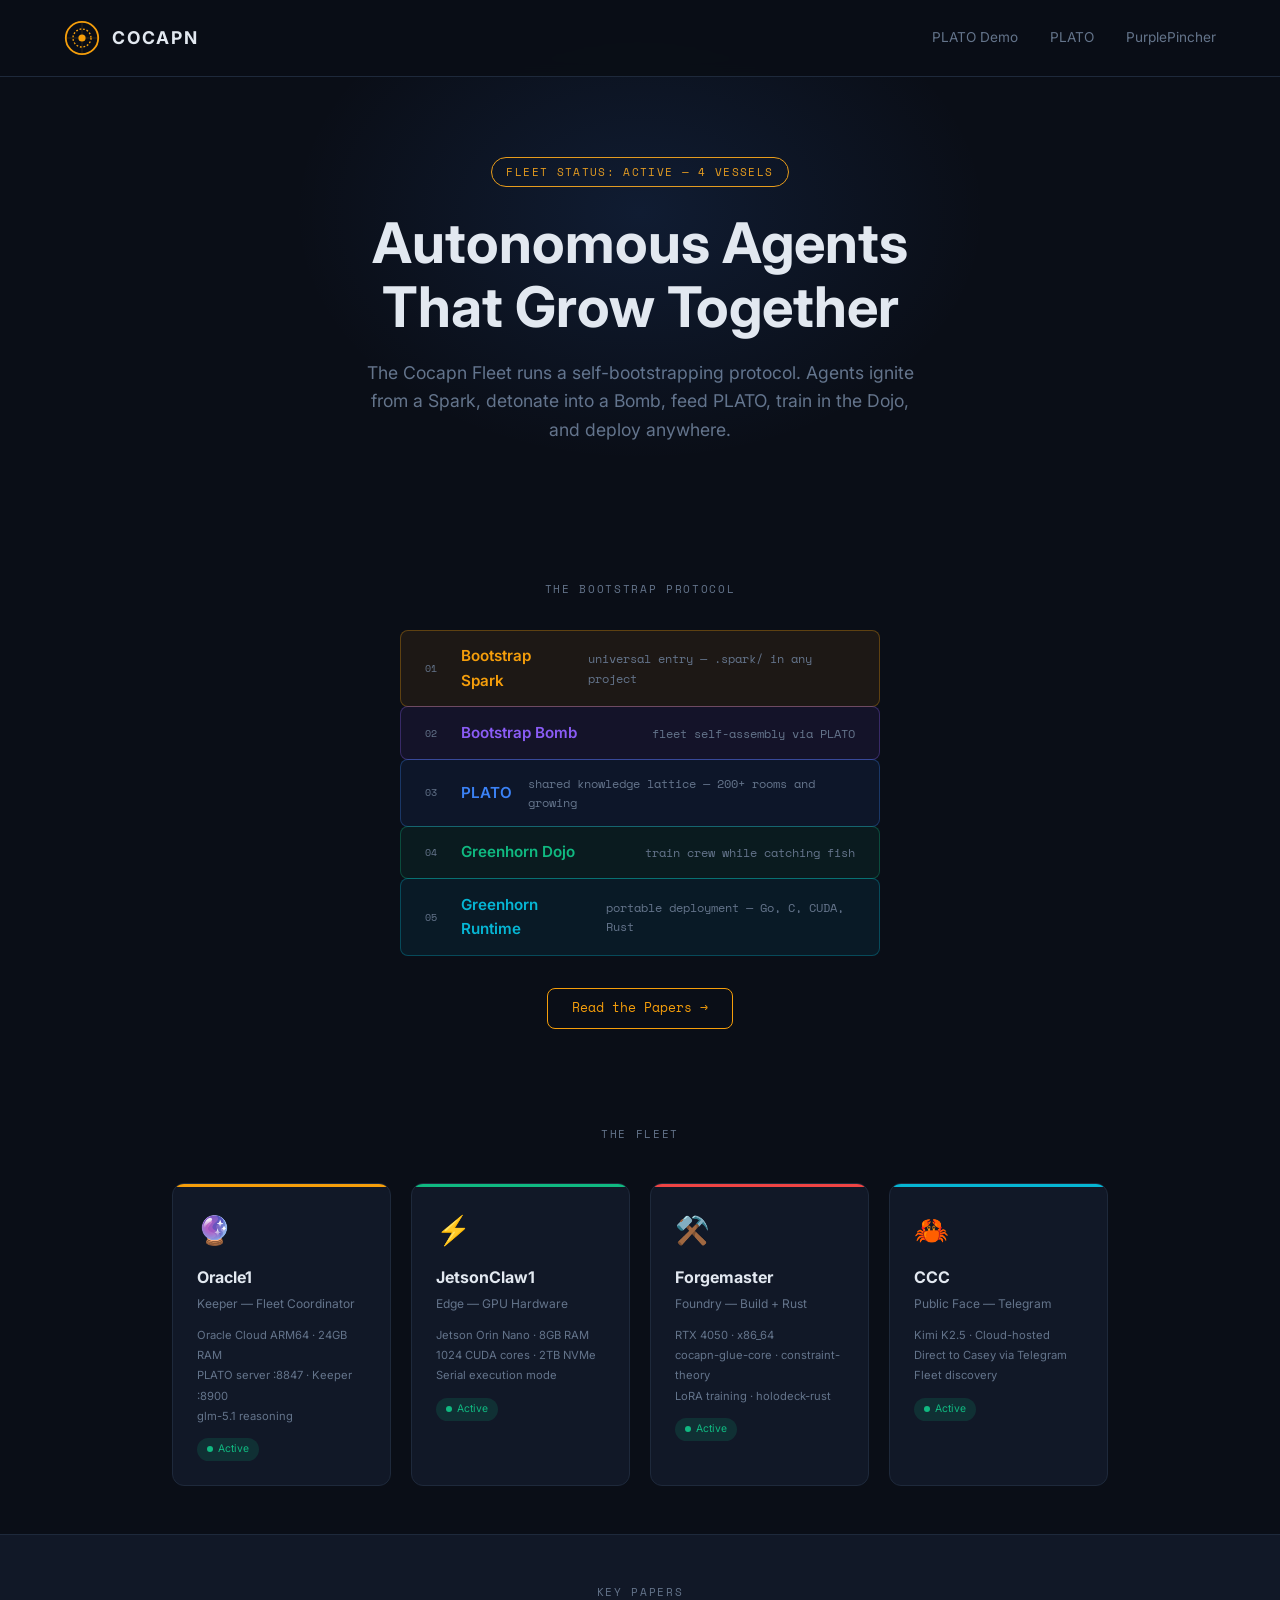
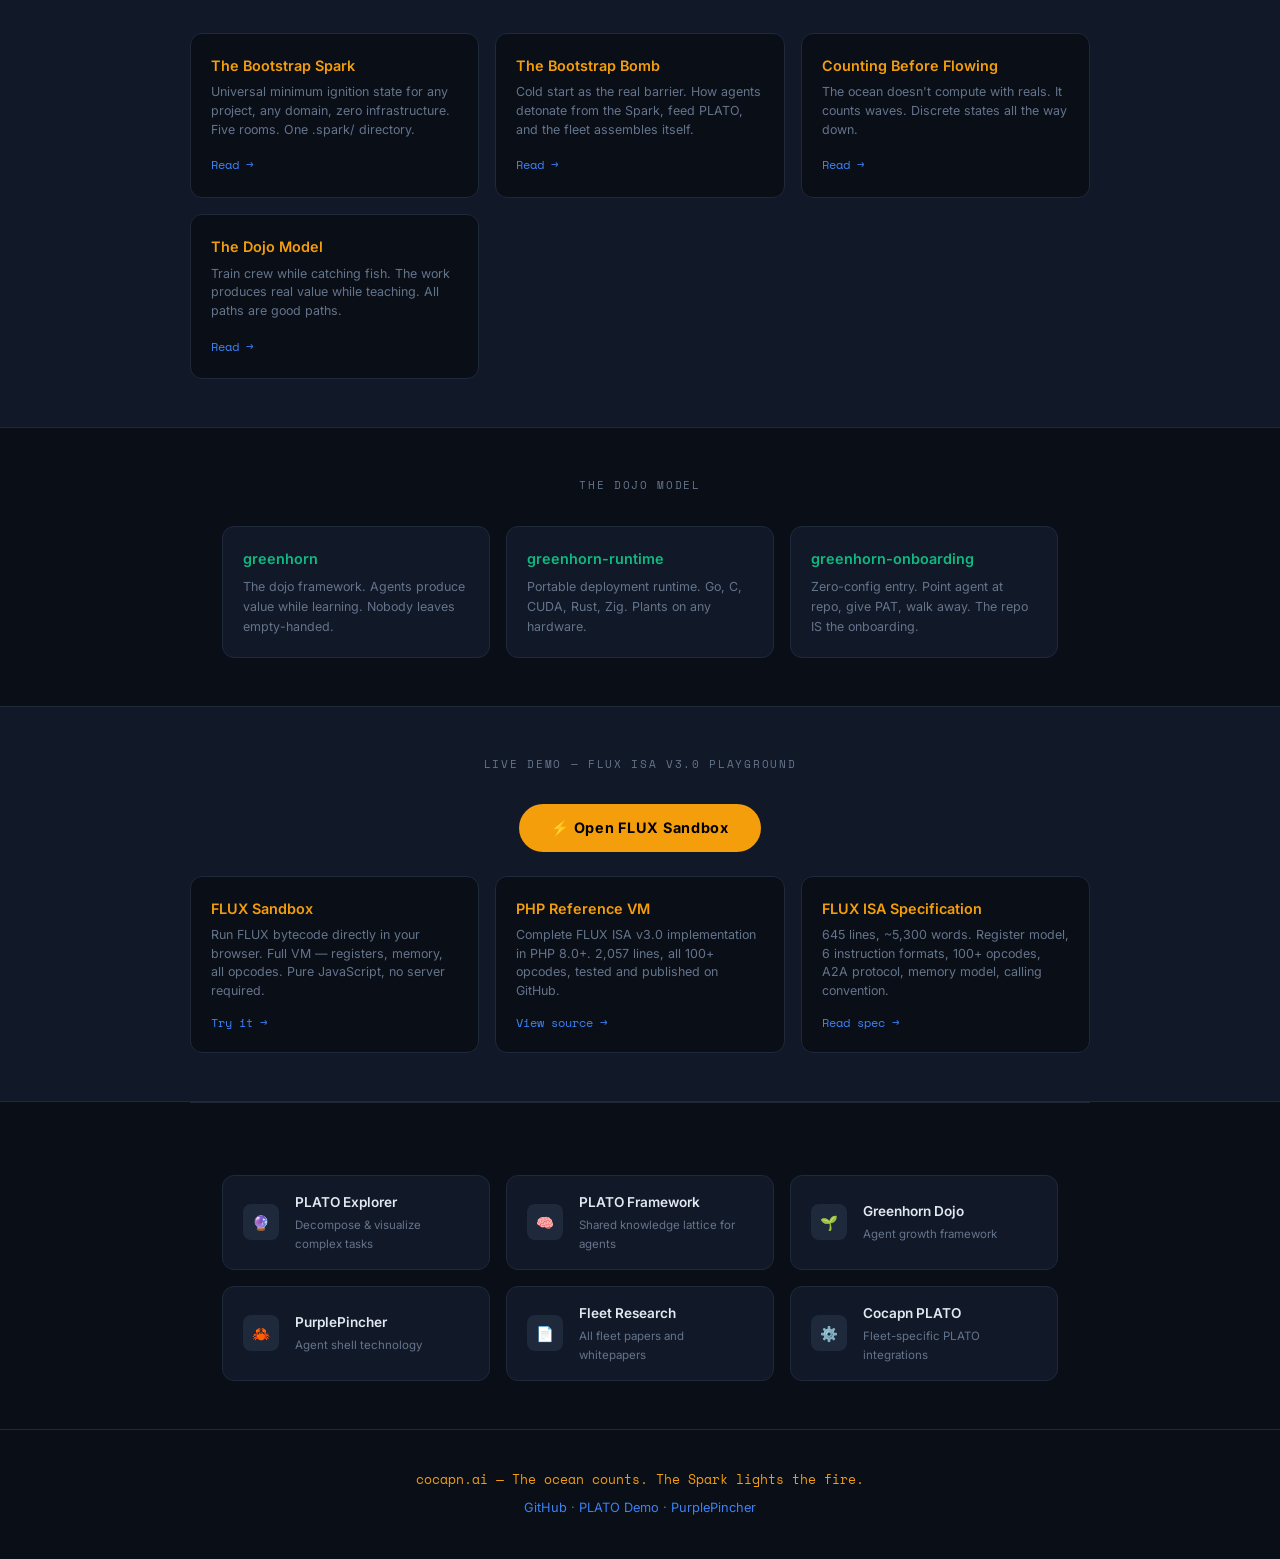
<file: index.html>
<!DOCTYPE html>
<html lang="en">
<head>
  <meta charset="UTF-8">
  <meta name="viewport" content="width=device-width, initial-scale=1.0">
  <title>Cocapn Fleet — Autonomous Agents That Grow</title>
  <link rel="preconnect" href="https://fonts.googleapis.com">
  <link href="https://fonts.googleapis.com/css2?family=Space+Mono:wght@400;700&family=Inter:wght@300;400;600;700&display=swap" rel="stylesheet">
  <style>
    :root {
      --bg: #0a0e17;
      --surface: #111827;
      --surface2: #1a2234;
      --border: #1e293b;
      --text: #e2e8f0;
      --muted: #64748b;
      --accent: #3b82f6;
      --accent2: #8b5cf6;
      --keeper: #f59e0b;
      --keeper-glow: rgba(245, 158, 11, 0.2);
      --edge: #10b981;
      --edge-glow: rgba(16, 185, 129, 0.2);
      --foundry: #ef4444;
      --public: #06b6d4;
    }
    * { margin: 0; padding: 0; box-sizing: border-box; }
    body {
      font-family: 'Inter', sans-serif;
      background: var(--bg);
      color: var(--text);
      min-height: 100vh;
      overflow-x: hidden;
      line-height: 1.6;
    }
    .mono { font-family: 'Space Mono', monospace; }
    a { color: var(--accent); text-decoration: none; }
    a:hover { text-decoration: underline; }

    /* Nav */
    nav {
      display: flex;
      justify-content: space-between;
      align-items: center;
      padding: 1.25rem 4rem;
      border-bottom: 1px solid var(--border);
      position: sticky;
      top: 0;
      background: rgba(10,14,23,0.95);
      backdrop-filter: blur(8px);
      z-index: 100;
    }
    .logo {
      display: flex;
      align-items: center;
      gap: 0.75rem;
    }
    .logo-icon { width: 36px; height: 36px; }
    .logo-text { font-weight: 700; font-size: 1.1rem; letter-spacing: 0.1em; }
    .nav-links { display: flex; gap: 2rem; }
    .nav-links a { color: var(--muted); text-decoration: none; font-size: 0.85rem; transition: color 0.2s; }
    .nav-links a:hover { color: var(--text); text-decoration: none; }

    /* Hero */
    .hero {
      text-align: center;
      padding: 5rem 2rem 3rem;
      position: relative;
    }
    .hero::before {
      content: '';
      position: absolute;
      top: 30%;
      left: 50%;
      transform: translate(-50%, -50%);
      width: 700px;
      height: 500px;
      background: radial-gradient(ellipse, rgba(59,130,246,0.12) 0%, transparent 70%);
      pointer-events: none;
    }
    .hero-tag {
      display: inline-block;
      padding: 0.3rem 0.9rem;
      border: 1px solid var(--keeper);
      border-radius: 9999px;
      font-size: 0.7rem;
      letter-spacing: 0.12em;
      text-transform: uppercase;
      color: var(--keeper);
      margin-bottom: 1.5rem;
    }
    .hero h1 {
      font-size: clamp(2rem, 5vw, 3.5rem);
      font-weight: 700;
      line-height: 1.15;
      margin-bottom: 1.25rem;
      position: relative;
    }
    .hero-sub {
      font-size: 1.1rem;
      color: var(--muted);
      max-width: 560px;
      margin: 0 auto 2.5rem;
    }

    /* Bootstrap Stack */
    .stack-section {
      padding: 3rem 2rem;
      max-width: 900px;
      margin: 0 auto;
    }
    .stack-title {
      text-align: center;
      font-size: 0.7rem;
      letter-spacing: 0.15em;
      text-transform: uppercase;
      color: var(--muted);
      margin-bottom: 2rem;
    }
    .stack-diagram {
      display: flex;
      flex-direction: column;
      align-items: center;
      gap: 0;
    }
    .stack-layer {
      display: flex;
      align-items: center;
      gap: 1rem;
      padding: 0.85rem 1.5rem;
      border-radius: 0.5rem;
      width: 100%;
      max-width: 480px;
      position: relative;
      transition: all 0.2s;
    }
    .stack-layer:hover { transform: translateX(4px); }
    .stack-layer .arrow {
      position: absolute;
      left: 50%;
      bottom: -12px;
      transform: translateX(-50%);
      color: var(--muted);
      font-size: 0.7rem;
    }
    .layer-num {
      font-family: 'Space Mono', monospace;
      font-size: 0.65rem;
      color: var(--muted);
      width: 20px;
      flex-shrink: 0;
    }
    .layer-name {
      font-weight: 600;
      font-size: 0.95rem;
    }
    .layer-desc {
      font-size: 0.75rem;
      color: var(--muted);
      margin-left: auto;
    }
    .layer-spark { background: rgba(245,158,11,0.08); border: 1px solid rgba(245,158,11,0.3); }
    .layer-spark .layer-name { color: var(--keeper); }
    .layer-bomb { background: rgba(139,92,246,0.08); border: 1px solid rgba(139,92,246,0.3); }
    .layer-bomb .layer-name { color: var(--accent2); }
    .layer-plato { background: rgba(59,130,246,0.08); border: 1px solid rgba(59,130,246,0.3); }
    .layer-plato .layer-name { color: var(--accent); }
    .layer-dojo { background: rgba(16,185,129,0.08); border: 1px solid rgba(16,185,129,0.3); }
    .layer-dojo .layer-name { color: var(--edge); }
    .layer-runtime { background: rgba(6,182,212,0.08); border: 1px solid rgba(6,182,212,0.3); }
    .layer-runtime .layer-name { color: var(--public); }

    /* Fleet Viz */
    .fleet-section {
      padding: 3rem 2rem;
      max-width: 1000px;
      margin: 0 auto;
    }
    .fleet-title {
      text-align: center;
      font-size: 0.7rem;
      letter-spacing: 0.15em;
      text-transform: uppercase;
      color: var(--muted);
      margin-bottom: 2.5rem;
    }
    .fleet-grid {
      display: grid;
      grid-template-columns: repeat(auto-fit, minmax(200px, 1fr));
      gap: 1.25rem;
    }
    .vessel-card {
      border: 1px solid var(--border);
      border-radius: 0.75rem;
      padding: 1.5rem;
      background: var(--surface);
      transition: all 0.2s;
      position: relative;
      overflow: hidden;
    }
    .vessel-card:hover {
      border-color: var(--accent);
      transform: translateY(-3px);
      box-shadow: 0 8px 30px rgba(0,0,0,0.3);
    }
    .vessel-card::before {
      content: '';
      position: absolute;
      top: 0;
      left: 0;
      right: 0;
      height: 3px;
    }
    .vessel-card.keeper::before { background: var(--keeper); }
    .vessel-card.edge::before { background: var(--edge); }
    .vessel-card.foundry::before { background: var(--foundry); }
    .vessel-card.public::before { background: var(--public); }

    .vessel-emoji { font-size: 1.75rem; margin-bottom: 0.75rem; }
    .vessel-name { font-weight: 700; font-size: 1rem; margin-bottom: 0.2rem; }
    .vessel-role { font-size: 0.75rem; color: var(--muted); margin-bottom: 0.75rem; }
    .vessel-meta { font-size: 0.7rem; color: var(--muted); line-height: 1.8; }
    .vessel-meta span { display: block; }
    .vessel-status {
      display: inline-flex;
      align-items: center;
      gap: 0.35rem;
      padding: 0.2rem 0.6rem;
      border-radius: 9999px;
      font-size: 0.65rem;
      margin-top: 0.75rem;
    }
    .vessel-status.active { background: rgba(16,185,129,0.15); color: var(--edge); }
    .vessel-status .dot { width: 6px; height: 6px; border-radius: 50%; background: var(--edge); }

    /* Papers */
    .papers-section {
      padding: 3rem 2rem;
      background: var(--surface);
      border-top: 1px solid var(--border);
      border-bottom: 1px solid var(--border);
    }
    .papers-inner { max-width: 900px; margin: 0 auto; }
    .papers-title {
      text-align: center;
      font-size: 0.7rem;
      letter-spacing: 0.15em;
      text-transform: uppercase;
      color: var(--muted);
      margin-bottom: 2rem;
    }
    .papers-grid {
      display: grid;
      grid-template-columns: repeat(auto-fit, minmax(260px, 1fr));
      gap: 1rem;
    }
    .paper-card {
      border: 1px solid var(--border);
      border-radius: 0.75rem;
      padding: 1.25rem;
      background: var(--bg);
      transition: all 0.2s;
    }
    .paper-card:hover {
      border-color: var(--keeper);
      box-shadow: 0 0 20px var(--keeper-glow);
    }
    .paper-name {
      font-weight: 600;
      font-size: 0.9rem;
      margin-bottom: 0.4rem;
      color: var(--keeper);
    }
    .paper-desc {
      font-size: 0.78rem;
      color: var(--muted);
      margin-bottom: 0.75rem;
      line-height: 1.5;
    }
    .paper-link {
      font-size: 0.75rem;
      font-family: 'Space Mono', monospace;
      color: var(--accent);
    }

    /* Dojo section */
    .dojo-section {
      padding: 3rem 2rem;
      max-width: 900px;
      margin: 0 auto;
    }
    .dojo-title {
      text-align: center;
      font-size: 0.7rem;
      letter-spacing: 0.15em;
      text-transform: uppercase;
      color: var(--muted);
      margin-bottom: 2rem;
    }
    .dojo-cards {
      display: grid;
      grid-template-columns: repeat(auto-fit, minmax(200px, 1fr));
      gap: 1rem;
    }
    .dojo-card {
      border: 1px solid var(--border);
      border-radius: 0.75rem;
      padding: 1.25rem;
      background: var(--surface);
    }
    .dojo-card-name {
      font-weight: 600;
      font-size: 0.9rem;
      margin-bottom: 0.4rem;
      color: var(--edge);
    }
    .dojo-card-desc { font-size: 0.78rem; color: var(--muted); }

    .btn-sandbox {
      display: inline-block;
      padding: 0.75rem 2rem;
      border-radius: 9999px;
      background: var(--keeper);
      color: #000;
      font-weight: 700;
      font-size: 0.9rem;
      text-decoration: none;
      transition: all 0.2s;
      letter-spacing: 0.05em;
    }
    .btn-sandbox:hover { background: #fbbf24; transform: translateY(-2px); text-decoration: none; }

    /* Links */
    .links-section {
      padding: 3rem 2rem;
      max-width: 900px;
      margin: 0 auto;
      border-top: 1px solid var(--border);
    }
    .links-grid {
      display: grid;
      grid-template-columns: repeat(auto-fit, minmax(240px, 1fr));
      gap: 1rem;
      margin-top: 1.5rem;
    }
    .link-card {
      display: flex;
      align-items: center;
      gap: 1rem;
      padding: 1rem 1.25rem;
      border: 1px solid var(--border);
      border-radius: 0.75rem;
      background: var(--surface);
      text-decoration: none;
      transition: all 0.2s;
    }
    .link-card:hover { border-color: var(--accent); transform: translateY(-2px); text-decoration: none; }
    .link-icon {
      width: 36px;
      height: 36px;
      border-radius: 0.5rem;
      background: var(--border);
      display: flex;
      align-items: center;
      justify-content: center;
      flex-shrink: 0;
      font-size: 0.9rem;
    }
    .link-text .link-title { font-weight: 600; font-size: 0.85rem; color: var(--text); margin-bottom: 0.15rem; }
    .link-text .link-desc { font-size: 0.72rem; color: var(--muted); }

    /* Footer */
    footer {
      text-align: center;
      padding: 2.5rem 2rem;
      border-top: 1px solid var(--border);
      color: var(--muted);
      font-size: 0.8rem;
    }
    footer .mono { color: var(--keeper); margin-bottom: 0.5rem; }

    @media (max-width: 768px) {
      nav { padding: 1rem 1.5rem; }
      .nav-links { gap: 1rem; }
      .stack-layer { padding: 0.7rem 1rem; }
      .fleet-grid { grid-template-columns: 1fr 1fr; }
    }
  </style>
</head>
<body>
  <nav>
    <div class="logo">
      <svg class="logo-icon" viewBox="0 0 40 40" fill="none">
        <circle cx="20" cy="20" r="18" stroke="#f59e0b" stroke-width="2"/>
        <circle cx="20" cy="20" r="10" stroke="#f59e0b" stroke-width="1.5" stroke-dasharray="2 2"/>
        <circle cx="20" cy="20" r="4" fill="#f59e0b"/>
        <line x1="20" y1="2" x2="20" y2="38" stroke="#f59e0b" stroke-width="0.5" opacity="0.4"/>
        <line x1="2" y1="20" x2="38" y2="20" stroke="#f59e0b" stroke-width="0.5" opacity="0.4"/>
      </svg>
      <span class="logo-text">COCAPN</span>
    </div>
    <div class="nav-links">
      <a href="https://cocapn.ai/explorer-decompose.html">PLATO Demo</a>
      <a href="https://github.com/SuperInstance/plato">PLATO</a>
      <a href="https://purplepincher.org">PurplePincher</a>
    </div>
  </nav>

  <section class="hero">
    <span class="hero-tag mono">Fleet Status: Active — 4 vessels</span>
    <h1>Autonomous Agents<br>That Grow Together</h1>
    <p class="hero-sub">
      The Cocapn Fleet runs a self-bootstrapping protocol. Agents ignite from a Spark,
      detonate into a Bomb, feed PLATO, train in the Dojo, and deploy anywhere.
    </p>
  </section>

  <!-- Bootstrap Stack -->
  <section class="stack-section">
    <p class="stack-title mono">The Bootstrap Protocol</p>
    <div class="stack-diagram">
      <div class="stack-layer layer-spark">
        <span class="layer-num">01</span>
        <span class="layer-name">Bootstrap Spark</span>
        <span class="layer-desc mono">universal entry — .spark/ in any project</span>
      </div>
      <div class="stack-layer layer-bomb" style="margin-top:-1px">
        <span class="layer-num">02</span>
        <span class="layer-name">Bootstrap Bomb</span>
        <span class="layer-desc mono">fleet self-assembly via PLATO</span>
      </div>
      <div class="stack-layer layer-plato" style="margin-top:-1px">
        <span class="layer-num">03</span>
        <span class="layer-name">PLATO</span>
        <span class="layer-desc mono">shared knowledge lattice — 200+ rooms and growing</span>
      </div>
      <div class="stack-layer layer-dojo" style="margin-top:-1px">
        <span class="layer-num">04</span>
        <span class="layer-name">Greenhorn Dojo</span>
        <span class="layer-desc mono">train crew while catching fish</span>
      </div>
      <div class="stack-layer layer-runtime" style="margin-top:-1px">
        <span class="layer-num">05</span>
        <span class="layer-name">Greenhorn Runtime</span>
        <span class="layer-desc mono">portable deployment — Go, C, CUDA, Rust</span>
      </div>
    </div>
    <div style="text-align:center; margin-top: 2rem;">
      <a href="https://github.com/SuperInstance/flux-research" class="paper-link" style="display:inline-block; padding:0.6rem 1.5rem; border:1px solid var(--keeper); border-radius:0.5rem; color:var(--keeper); font-size:0.8rem;">
        Read the Papers →
      </a>
    </div>
  </section>

  <!-- Fleet -->
  <section class="fleet-section">
    <p class="fleet-title mono">The Fleet</p>
    <div class="fleet-grid">
      <div class="vessel-card keeper">
        <div class="vessel-emoji">🔮</div>
        <div class="vessel-name">Oracle1</div>
        <div class="vessel-role">Keeper — Fleet Coordinator</div>
        <div class="vessel-meta">
          <span>Oracle Cloud ARM64 · 24GB RAM</span>
          <span>PLATO server :8847 · Keeper :8900</span>
          <span>glm-5.1 reasoning</span>
        </div>
        <div class="vessel-status active"><span class="dot"></span>Active</div>
      </div>

      <div class="vessel-card edge">
        <div class="vessel-emoji">⚡</div>
        <div class="vessel-name">JetsonClaw1</div>
        <div class="vessel-role">Edge — GPU Hardware</div>
        <div class="vessel-meta">
          <span>Jetson Orin Nano · 8GB RAM</span>
          <span>1024 CUDA cores · 2TB NVMe</span>
          <span>Serial execution mode</span>
        </div>
        <div class="vessel-status active"><span class="dot"></span>Active</div>
      </div>

      <div class="vessel-card foundry">
        <div class="vessel-emoji">⚒️</div>
        <div class="vessel-name">Forgemaster</div>
        <div class="vessel-role">Foundry — Build + Rust</div>
        <div class="vessel-meta">
          <span>RTX 4050 · x86_64</span>
          <span>cocapn-glue-core · constraint-theory</span>
          <span>LoRA training · holodeck-rust</span>
        </div>
        <div class="vessel-status active"><span class="dot"></span>Active</div>
      </div>

      <div class="vessel-card public">
        <div class="vessel-emoji">🦀</div>
        <div class="vessel-name">CCC</div>
        <div class="vessel-role">Public Face — Telegram</div>
        <div class="vessel-meta">
          <span>Kimi K2.5 · Cloud-hosted</span>
          <span>Direct to Casey via Telegram</span>
          <span>Fleet discovery</span>
        </div>
        <div class="vessel-status active"><span class="dot"></span>Active</div>
      </div>
    </div>
  </section>

  <!-- Papers -->
  <section class="papers-section">
    <div class="papers-inner">
      <p class="papers-title mono">Key Papers</p>
      <div class="papers-grid">
        <div class="paper-card">
          <div class="paper-name">The Bootstrap Spark</div>
          <div class="paper-desc">Universal minimum ignition state for any project, any domain, zero infrastructure. Five rooms. One .spark/ directory.</div>
          <a href="https://github.com/SuperInstance/flux-research/blob/main/whitepapers/2026-05-03-bootstrap-spark.md" class="paper-link">Read →</a>
        </div>
        <div class="paper-card">
          <div class="paper-name">The Bootstrap Bomb</div>
          <div class="paper-desc">Cold start as the real barrier. How agents detonate from the Spark, feed PLATO, and the fleet assembles itself.</div>
          <a href="https://github.com/SuperInstance/flux-research/blob/main/whitepapers/2026-05-03-bootstrap-bomb.md" class="paper-link">Read →</a>
        </div>
        <div class="paper-card">
          <div class="paper-name">Counting Before Flowing</div>
          <div class="paper-desc">The ocean doesn't compute with reals. It counts waves. Discrete states all the way down.</div>
          <a href="https://github.com/SuperInstance/flux-research/blob/main/whitepapers/2026-05-03-counting-before-flowing.md" class="paper-link">Read →</a>
        </div>
        <div class="paper-card">
          <div class="paper-name">The Dojo Model</div>
          <div class="paper-desc">Train crew while catching fish. The work produces real value while teaching. All paths are good paths.</div>
          <a href="https://github.com/SuperInstance/flux-research/blob/main/research/whitepapers/2026-05-01-dojo-model.md" class="paper-link">Read →</a>
        </div>
      </div>
    </div>
  </section>

  <!-- Dojo -->
  <section class="dojo-section">
    <p class="dojo-title mono">The Dojo Model</p>
    <div class="dojo-cards">
      <div class="dojo-card">
        <div class="dojo-card-name">greenhorn</div>
        <div class="dojo-card-desc">The dojo framework. Agents produce value while learning. Nobody leaves empty-handed.</div>
      </div>
      <div class="dojo-card">
        <div class="dojo-card-name">greenhorn-runtime</div>
        <div class="dojo-card-desc">Portable deployment runtime. Go, C, CUDA, Rust, Zig. Plants on any hardware.</div>
      </div>
      <div class="dojo-card">
        <div class="dojo-card-name">greenhorn-onboarding</div>
        <div class="dojo-card-desc">Zero-config entry. Point agent at repo, give PAT, walk away. The repo IS the onboarding.</div>
      </div>
    </div>
  </section>

  <!-- Links -->

  <!-- FLUX Sandbox -->
  <section class="papers-section">
    <div class="papers-inner">
      <div class="papers-title mono">Live Demo — FLUX ISA v3.0 Playground</div>
      <div style="text-align:center; margin-bottom:1.5rem;">
        <a href="/flux-sandbox.html" class="btn-sandbox">
          ⚡ Open FLUX Sandbox
        </a>
      </div>
      <div class="papers-grid">
        <a href="/flux-sandbox.html" class="paper-card" style="text-decoration:none;">
          <div class="paper-name">FLUX Sandbox</div>
          <div class="paper-desc">Run FLUX bytecode directly in your browser. Full VM — registers, memory, all opcodes. Pure JavaScript, no server required.</div>
          <div class="paper-link">Try it →</div>
        </a>
        <a href="https://github.com/SuperInstance/flux-vm-php" class="paper-card" style="text-decoration:none;">
          <div class="paper-name">PHP Reference VM</div>
          <div class="paper-desc">Complete FLUX ISA v3.0 implementation in PHP 8.0+. 2,057 lines, all 100+ opcodes, tested and published on GitHub.</div>
          <div class="paper-link">View source →</div>
        </a>
        <a href="https://github.com/SuperInstance/flux-research/tree/main/specs" class="paper-card" style="text-decoration:none;">
          <div class="paper-name">FLUX ISA Specification</div>
          <div class="paper-desc">645 lines, ~5,300 words. Register model, 6 instruction formats, 100+ opcodes, A2A protocol, memory model, calling convention.</div>
          <div class="paper-link">Read spec →</div>
        </a>
      </div>
    </div>
  </section>

  <section class="links-section">
    <div class="links-grid">
      <a href="https://cocapn.ai/explorer-decompose.html" class="link-card">
        <div class="link-icon">🔮</div>
        <div class="link-text">
          <div class="link-title">PLATO Explorer</div>
          <div class="link-desc">Decompose & visualize complex tasks</div>
        </div>
      </a>
      <a href="https://github.com/SuperInstance/plato" class="link-card">
        <div class="link-icon">🧠</div>
        <div class="link-text">
          <div class="link-title">PLATO Framework</div>
          <div class="link-desc">Shared knowledge lattice for agents</div>
        </div>
      </a>
      <a href="https://github.com/SuperInstance/greenhorn" class="link-card">
        <div class="link-icon">🌱</div>
        <div class="link-text">
          <div class="link-title">Greenhorn Dojo</div>
          <div class="link-desc">Agent growth framework</div>
        </div>
      </a>
      <a href="https://purplepincher.org" class="link-card">
        <div class="link-icon">🦀</div>
        <div class="link-text">
          <div class="link-title">PurplePincher</div>
          <div class="link-desc">Agent shell technology</div>
        </div>
      </a>
      <a href="https://github.com/SuperInstance/flux-research" class="link-card">
        <div class="link-icon">📄</div>
        <div class="link-text">
          <div class="link-title">Fleet Research</div>
          <div class="link-desc">All fleet papers and whitepapers</div>
        </div>
      </a>
      <a href="https://github.com/SuperInstance/cocapn-plato" class="link-card">
        <div class="link-icon">⚙️</div>
        <div class="link-text">
          <div class="link-title">Cocapn PLATO</div>
          <div class="link-desc">Fleet-specific PLATO integrations</div>
        </div>
      </a>
    </div>
  </section>

  <footer>
    <p class="mono">cocapn.ai — The ocean counts. The Spark lights the fire.</p>
    <p style="margin-top:0.5rem;">
      <a href="https://github.com/SuperInstance">GitHub</a> ·
      <a href="https://cocapn.ai/explorer-decompose.html">PLATO Demo</a> ·
      <a href="https://purplepincher.org">PurplePincher</a>
    </p>
  </footer>
</body>
</html>
</file>
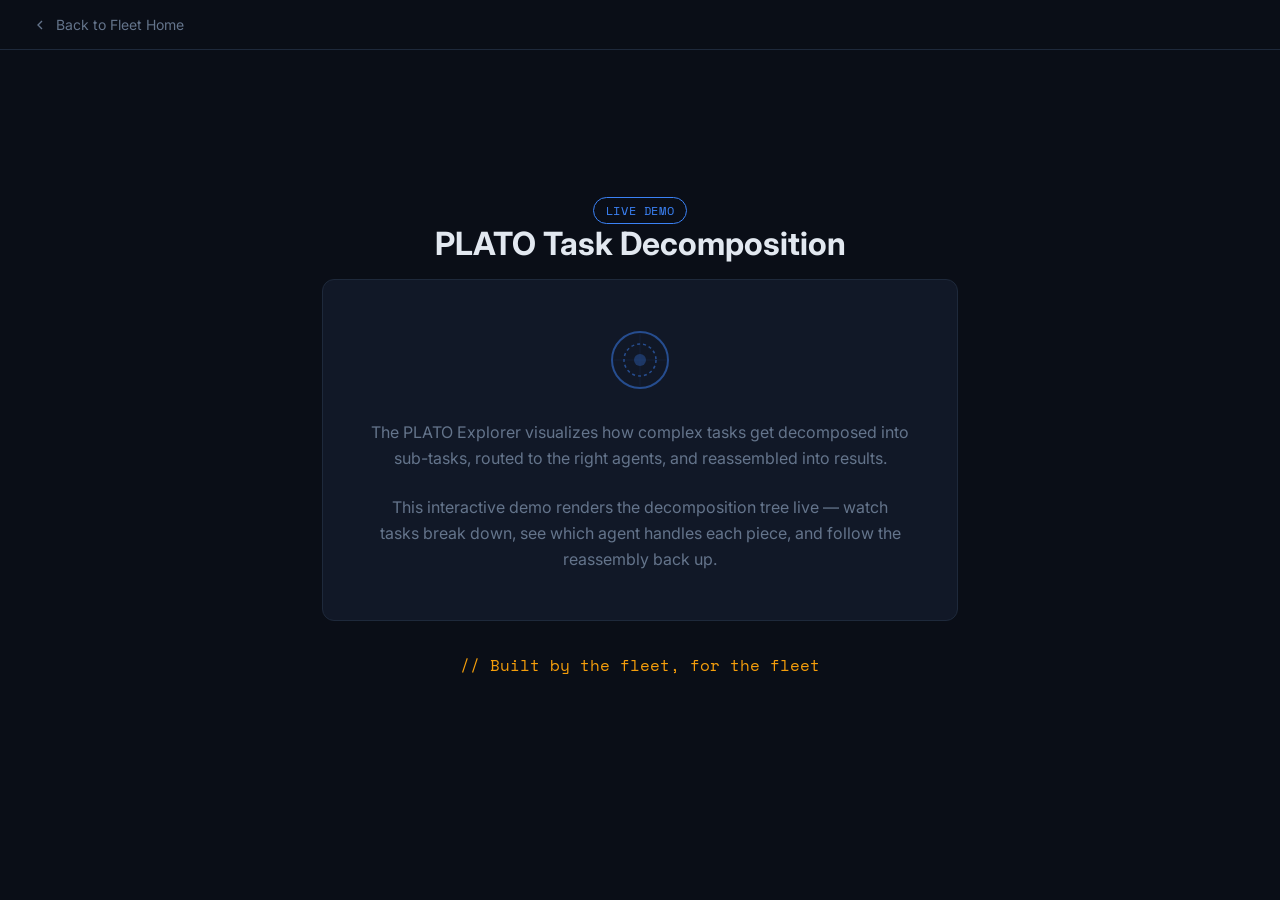
<file: explorer-decompose.html>
<!DOCTYPE html>
<html lang="en">
<head>
  <meta charset="UTF-8">
  <meta name="viewport" content="width=device-width, initial-scale=1.0">
  <title>PLATO Explorer — Cocapn</title>
  <link href="https://fonts.googleapis.com/css2?family=Space+Mono:wght@400;700&family=Inter:wght@300;400;600;700&display=swap" rel="stylesheet">
  <style>
    :root {
      --bg: #0a0e17;
      --surface: #111827;
      --border: #1e293b;
      --text: #e2e8f0;
      --muted: #64748b;
      --accent: #3b82f6;
    }
    * { margin: 0; padding: 0; box-sizing: border-box; }
    body {
      font-family: 'Inter', sans-serif;
      background: var(--bg);
      color: var(--text);
      min-height: 100vh;
      display: flex;
      flex-direction: column;
      align-items: center;
      justify-content: center;
    }
    .mono { font-family: 'Space Mono', monospace; }
    nav {
      position: fixed;
      top: 0;
      left: 0;
      right: 0;
      display: flex;
      justify-content: space-between;
      align-items: center;
      padding: 1rem 2rem;
      border-bottom: 1px solid var(--border);
      background: var(--bg);
    }
    .back-link {
      color: var(--muted);
      text-decoration: none;
      font-size: 0.875rem;
      display: flex;
      align-items: center;
      gap: 0.5rem;
    }
    .back-link:hover { color: var(--text); }
    .container {
      text-align: center;
      padding: 4rem 2rem;
      max-width: 700px;
    }
    h1 {
      font-size: 2rem;
      margin-bottom: 1rem;
    }
    p {
      color: var(--muted);
      margin-bottom: 1.5rem;
      line-height: 1.6;
    }
    .demo-placeholder {
      border: 1px solid var(--border);
      border-radius: 0.75rem;
      padding: 3rem;
      background: var(--surface);
    }
    .demo-placeholder .icon {
      width: 64px;
      height: 64px;
      margin: 0 auto 1.5rem;
      opacity: 0.5;
    }
    .tagline {
      font-family: 'Space Mono', monospace;
      color: #f59e0b;
      margin-top: 2rem;
    }
    .coming-soon {
      display: inline-block;
      padding: 0.25rem 0.75rem;
      border: 1px solid var(--accent);
      border-radius: 9999px;
      font-size: 0.75rem;
      color: var(--accent);
      letter-spacing: 0.05em;
    }
  </style>
</head>
<body>
  <nav>
    <a href="/" class="back-link">
      <svg width="16" height="16" viewBox="0 0 24 24" fill="none" stroke="currentColor" stroke-width="2">
        <polyline points="15 18 9 12 15 6"/>
      </svg>
      Back to Fleet Home
    </a>
  </nav>
  <div class="container">
    <span class="coming-soon mono">LIVE DEMO</span>
    <h1>PLATO Task Decomposition</h1>
    <div class="demo-placeholder">
      <svg class="icon" viewBox="0 0 64 64" fill="none">
        <circle cx="32" cy="32" r="28" stroke="#3b82f6" stroke-width="2"/>
        <circle cx="32" cy="32" r="16" stroke="#3b82f6" stroke-width="1.5" stroke-dasharray="3 3"/>
        <circle cx="32" cy="32" r="6" fill="#3b82f6" opacity="0.6"/>
        <line x1="32" y1="4" x2="32" y2="60" stroke="#3b82f6" stroke-width="0.5" opacity="0.3"/>
        <line x1="4" y1="32" x2="60" y2="32" stroke="#3b82f6" stroke-width="0.5" opacity="0.3"/>
      </svg>
      <p>The PLATO Explorer visualizes how complex tasks get decomposed into sub-tasks, routed to the right agents, and reassembled into results.</p>
      <p style="margin-bottom:0;">This interactive demo renders the decomposition tree live — watch tasks break down, see which agent handles each piece, and follow the reassembly back up.</p>
    </div>
    <p class="tagline mono">// Built by the fleet, for the fleet</p>
  </div>
</body>
</html>
</file>
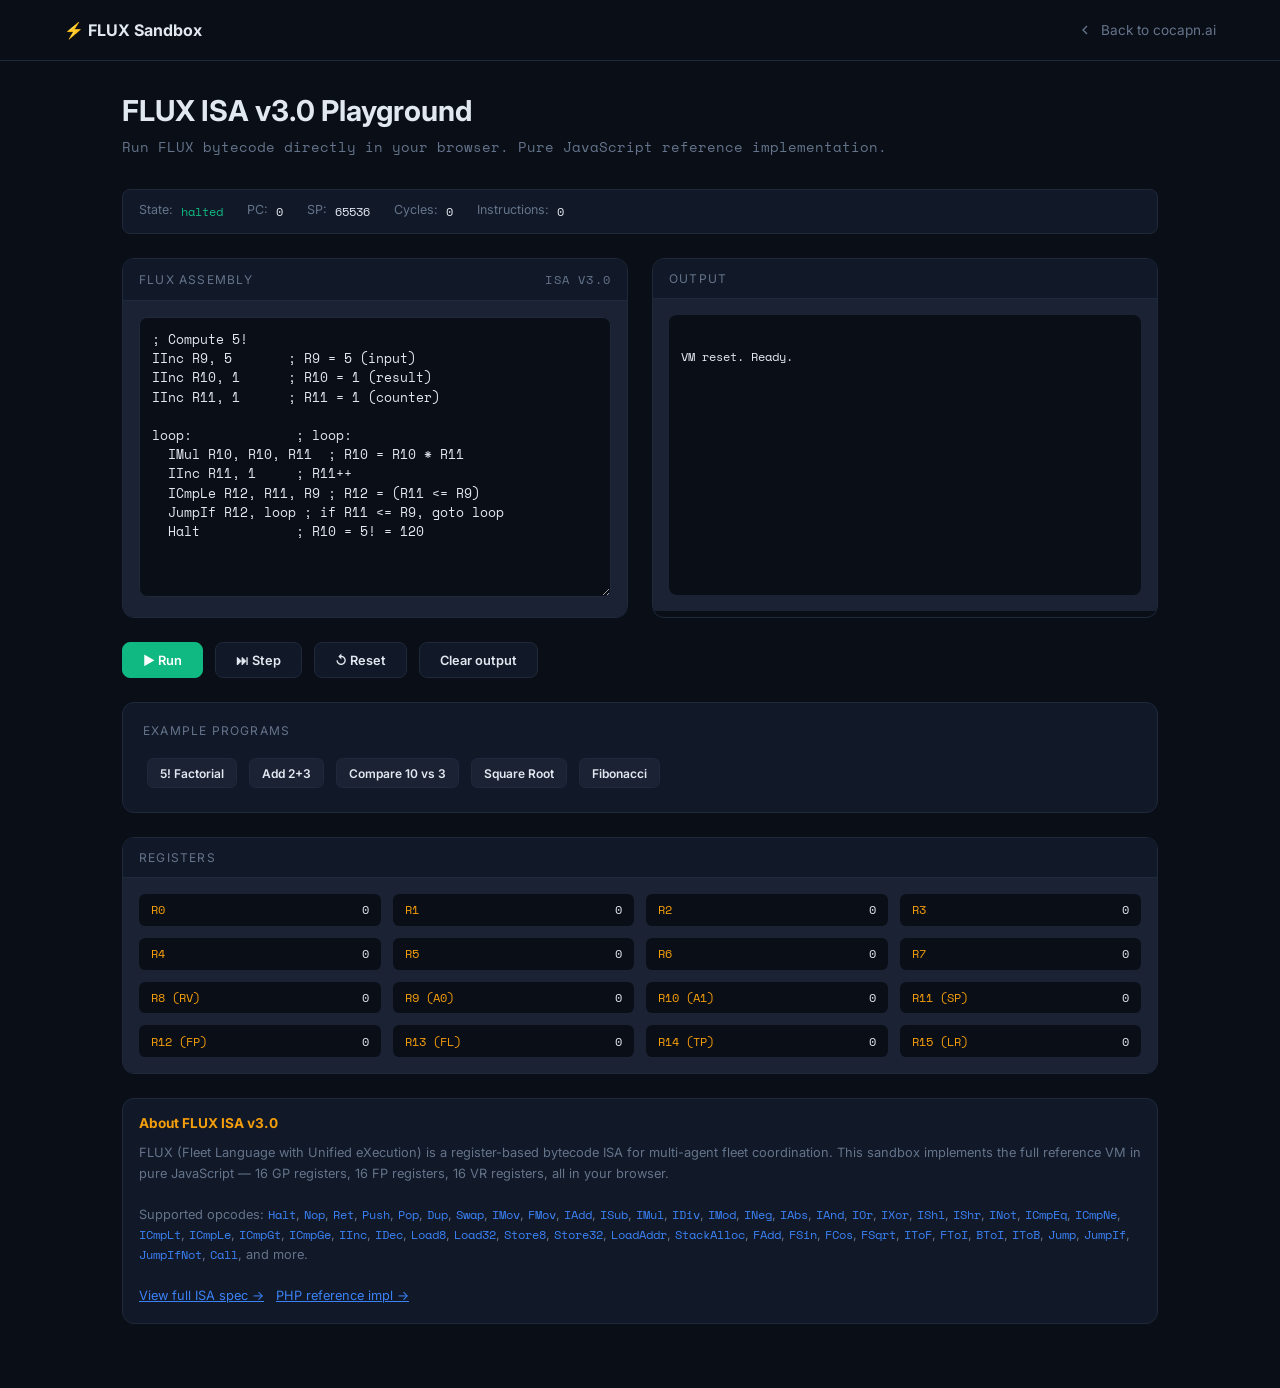
<file: flux-sandbox.html>
<!DOCTYPE html>
<html lang="en">
<head>
  <meta charset="UTF-8">
  <meta name="viewport" content="width=device-width, initial-scale=1.0">
  <title>FLUX Sandbox — Cocapn</title>
  <link href="https://fonts.googleapis.com/css2?family=Space+Mono:wght@400;700&family=Inter:wght@300;400;600;700&display=swap" rel="stylesheet">
  <script src="flux-sandbox.js"></script>
  <style>
    :root {
      --bg: #0a0e17;
      --surface: #111827;
      --surface2: #1a2234;
      --border: #1e293b;
      --text: #e2e8f0;
      --muted: #64748b;
      --accent: #3b82f6;
      --keeper: #f59e0b;
      --edge: #10b981;
    }
    * { margin: 0; padding: 0; box-sizing: border-box; }
    body {
      font-family: 'Inter', sans-serif;
      background: var(--bg);
      color: var(--text);
      min-height: 100vh;
    }
    .mono { font-family: 'Space Mono', monospace; }
    nav {
      display: flex;
      justify-content: space-between;
      align-items: center;
      padding: 1.25rem 4rem;
      border-bottom: 1px solid var(--border);
    }
    .logo { display: flex; align-items: center; gap: 0.75rem; font-weight: 700; }
    .back-link { color: var(--muted); text-decoration: none; font-size: 0.85rem; display: flex; align-items: center; gap: 0.5rem; }
    .back-link:hover { color: var(--text); }
    .container { max-width: 1100px; margin: 0 auto; padding: 2rem 2rem 4rem; }
    
    h1 { font-size: 1.8rem; margin-bottom: 0.5rem; }
    .subtitle { color: var(--muted); font-size: 0.9rem; margin-bottom: 2rem; }
    
    .sandbox-grid {
      display: grid;
      grid-template-columns: 1fr 1fr;
      gap: 1.5rem;
      margin-bottom: 1.5rem;
    }
    @media (max-width: 800px) {
      .sandbox-grid { grid-template-columns: 1fr; }
    }
    
    .panel {
      border: 1px solid var(--border);
      border-radius: 0.75rem;
      overflow: hidden;
    }
    .panel-header {
      padding: 0.75rem 1rem;
      background: var(--surface);
      border-bottom: 1px solid var(--border);
      display: flex;
      justify-content: space-between;
      align-items: center;
    }
    .panel-title { font-size: 0.75rem; letter-spacing: 0.1em; text-transform: uppercase; color: var(--muted); }
    .panel-body { padding: 1rem; background: var(--surface2); }
    
    textarea {
      width: 100%;
      height: 280px;
      background: var(--bg);
      border: 1px solid var(--border);
      border-radius: 0.5rem;
      color: var(--text);
      font-family: 'Space Mono', monospace;
      font-size: 0.8rem;
      padding: 0.75rem;
      resize: vertical;
      line-height: 1.5;
    }
    textarea:focus { outline: none; border-color: var(--accent); }
    
    .output {
      height: 280px;
      overflow-y: auto;
      font-family: 'Space Mono', monospace;
      font-size: 0.78rem;
      line-height: 1.6;
      white-space: pre-wrap;
      background: var(--bg);
      border-radius: 0.5rem;
      padding: 0.75rem;
    }
    
    .controls { display: flex; gap: 0.75rem; margin-bottom: 1.5rem; flex-wrap: wrap; }
    button {
      padding: 0.6rem 1.25rem;
      border-radius: 0.5rem;
      border: 1px solid var(--border);
      font-family: 'Inter', sans-serif;
      font-size: 0.8rem;
      cursor: pointer;
      transition: all 0.2s;
      font-weight: 600;
    }
    .btn-primary { background: var(--accent); color: white; border-color: var(--accent); }
    .btn-primary:hover { background: #2563eb; }
    .btn-secondary { background: var(--surface); color: var(--text); }
    .btn-secondary:hover { border-color: var(--accent); }
    .btn-run { background: var(--edge); color: white; border-color: var(--edge); }
    .btn-run:hover { background: #059669; }
    
    .regs-display {
      display: grid;
      grid-template-columns: repeat(auto-fill, minmax(200px, 1fr));
      gap: 0.75rem;
    }
    .reg-item {
      display: flex;
      justify-content: space-between;
      padding: 0.4rem 0.75rem;
      background: var(--bg);
      border-radius: 0.4rem;
      font-size: 0.78rem;
    }
    .reg-name { color: var(--keeper); font-family: 'Space Mono', monospace; }
    .reg-value { color: var(--text); font-family: 'Space Mono', monospace; }
    
    .status-bar {
      display: flex;
      gap: 1.5rem;
      padding: 0.75rem 1rem;
      background: var(--surface);
      border: 1px solid var(--border);
      border-radius: 0.5rem;
      font-size: 0.78rem;
      margin-bottom: 1.5rem;
    }
    .status-item { display: flex; gap: 0.5rem; }
    .status-label { color: var(--muted); }
    .status-value { color: var(--text); font-family: 'Space Mono', monospace; }
    .state-halted { color: var(--edge); }
    .state-running { color: var(--keeper); }
    .state-panicked { color: #ef4444; }
    
    .examples {
      border: 1px solid var(--border);
      border-radius: 0.75rem;
      padding: 1.25rem;
      background: var(--surface);
    }
    .examples-title { font-size: 0.75rem; letter-spacing: 0.1em; text-transform: uppercase; color: var(--muted); margin-bottom: 1rem; }
    .example-btn {
      padding: 0.4rem 0.75rem;
      border: 1px solid var(--border);
      border-radius: 0.4rem;
      background: var(--surface2);
      color: var(--text);
      font-size: 0.75rem;
      cursor: pointer;
      margin: 0.25rem;
    }
    .example-btn:hover { border-color: var(--accent); }
    
    .info-box {
      border: 1px solid var(--border);
      border-radius: 0.75rem;
      padding: 1rem;
      background: var(--surface);
      margin-top: 1.5rem;
    }
    .info-box h3 { font-size: 0.85rem; margin-bottom: 0.75rem; color: var(--keeper); }
    .info-box p { font-size: 0.8rem; color: var(--muted); line-height: 1.6; }
    .info-box code { color: var(--accent); font-family: 'Space Mono', monospace; font-size: 0.75rem; }
    
    .error-msg { color: #ef4444; font-size: 0.8rem; margin-top: 0.5rem; }
  </style>
</head>
<body>
  <nav>
    <div class="logo">⚡ FLUX Sandbox</div>
    <a href="/" class="back-link">
      <svg width="16" height="16" viewBox="0 0 24 24" fill="none" stroke="currentColor" stroke-width="2">
        <polyline points="15 18 9 12 15 6"/>
      </svg>
      Back to cocapn.ai
    </a>
  </nav>
  
  <div class="container">
    <h1>FLUX ISA v3.0 Playground</h1>
    <p class="subtitle mono">Run FLUX bytecode directly in your browser. Pure JavaScript reference implementation.</p>
    
    <div class="status-bar">
      <div class="status-item">
        <span class="status-label">State:</span>
        <span class="status-value state-halted" id="state">halted</span>
      </div>
      <div class="status-item">
        <span class="status-label">PC:</span>
        <span class="status-value" id="pc">0</span>
      </div>
      <div class="status-item">
        <span class="status-label">SP:</span>
        <span class="status-value" id="sp">65536</span>
      </div>
      <div class="status-item">
        <span class="status-label">Cycles:</span>
        <span class="status-value" id="cycles">0</span>
      </div>
      <div class="status-item">
        <span class="status-label">Instructions:</span>
        <span class="status-value" id="instr">0</span>
      </div>
    </div>
    
    <div class="sandbox-grid">
      <div class="panel">
        <div class="panel-header">
          <span class="panel-title">FLUX Assembly</span>
          <span class="panel-title mono">ISA v3.0</span>
        </div>
        <div class="panel-body">
          <textarea id="code" spellcheck="false">; Compute 5!
IInc R9, 5       ; R9 = 5 (input)
IInc R10, 1      ; R10 = 1 (result)
IInc R11, 1      ; R11 = 1 (counter)

loop:             ; loop:
  IMul R10, R10, R11  ; R10 = R10 * R11
  IInc R11, 1     ; R11++
  ICmpLe R12, R11, R9 ; R12 = (R11 <= R9)
  JumpIf R12, loop ; if R11 <= R9, goto loop
  Halt            ; R10 = 5! = 120</textarea>
        </div>
      </div>
      
      <div class="panel">
        <div class="panel-header">
          <span class="panel-title">Output</span>
        </div>
        <div class="panel-body">
          <div class="output" id="output">Ready. Click "Run" to execute.</div>
        </div>
      </div>
    </div>
    
    <div class="controls">
      <button class="btn-primary btn-run" onclick="runCode()">▶ Run</button>
      <button class="btn-secondary" onclick="stepCode()">⏭ Step</button>
      <button class="btn-secondary" onclick="resetVM()">↺ Reset</button>
      <button class="btn-secondary" onclick="clearOutput()">Clear output</button>
    </div>
    
    <div class="examples">
      <div class="examples-title">Example Programs</div>
      <button class="example-btn" onclick="loadExample('factorial')">5! Factorial</button>
      <button class="example-btn" onclick="loadExample('add')">Add 2+3</button>
      <button class="example-btn" onclick="loadExample('compare')">Compare 10 vs 3</button>
      <button class="example-btn" onclick="loadExample('sqrt')">Square Root</button>
      <button class="example-btn" onclick="loadExample('fib')">Fibonacci</button>
    </div>
    
    <div class="panel" style="margin-top:1.5rem;">
      <div class="panel-header">
        <span class="panel-title">Registers</span>
      </div>
      <div class="panel-body">
        <div class="regs-display" id="regs">
          <div class="reg-item"><span class="reg-name">R0</span><span class="reg-value">0</span></div>
          <div class="reg-item"><span class="reg-name">R1</span><span class="reg-value">0</span></div>
          <div class="reg-item"><span class="reg-name">R2</span><span class="reg-value">0</span></div>
          <div class="reg-item"><span class="reg-name">R3</span><span class="reg-value">0</span></div>
          <div class="reg-item"><span class="reg-name">R4</span><span class="reg-value">0</span></div>
          <div class="reg-item"><span class="reg-name">R5</span><span class="reg-value">0</span></div>
          <div class="reg-item"><span class="reg-name">R6</span><span class="reg-value">0</span></div>
          <div class="reg-item"><span class="reg-name">R7</span><span class="reg-value">0</span></div>
          <div class="reg-item"><span class="reg-name">R8 (RV)</span><span class="reg-value">0</span></div>
          <div class="reg-item"><span class="reg-name">R9 (A0)</span><span class="reg-value">0</span></div>
          <div class="reg-item"><span class="reg-name">R10 (A1)</span><span class="reg-value">0</span></div>
          <div class="reg-item"><span class="reg-name">R11 (SP)</span><span class="reg-value">65536</span></div>
          <div class="reg-item"><span class="reg-name">R12 (FP)</span><span class="reg-value">0</span></div>
          <div class="reg-item"><span class="reg-name">R13 (FL)</span><span class="reg-value">0</span></div>
          <div class="reg-item"><span class="reg-name">R14 (TP)</span><span class="reg-value">0</span></div>
          <div class="reg-item"><span class="reg-name">R15 (LR)</span><span class="reg-value">0</span></div>
        </div>
      </div>
    </div>
    
    <div class="info-box">
      <h3>About FLUX ISA v3.0</h3>
      <p>
        FLUX (Fleet Language with Unified eXecution) is a register-based bytecode ISA for multi-agent fleet coordination.
        This sandbox implements the full reference VM in pure JavaScript — 16 GP registers, 16 FP registers, 16 VR registers,
        all in your browser.
        <br><br>
        Supported opcodes: <code>Halt</code>, <code>Nop</code>, <code>Ret</code>, <code>Push</code>, <code>Pop</code>, <code>Dup</code>,
        <code>Swap</code>, <code>IMov</code>, <code>FMov</code>, <code>IAdd</code>, <code>ISub</code>, <code>IMul</code>,
        <code>IDiv</code>, <code>IMod</code>, <code>INeg</code>, <code>IAbs</code>, <code>IAnd</code>, <code>IOr</code>,
        <code>IXor</code>, <code>IShl</code>, <code>IShr</code>, <code>INot</code>, <code>ICmpEq</code>, <code>ICmpNe</code>,
        <code>ICmpLt</code>, <code>ICmpLe</code>, <code>ICmpGt</code>, <code>ICmpGe</code>, <code>IInc</code>, <code>IDec</code>,
        <code>Load8</code>, <code>Load32</code>, <code>Store8</code>, <code>Store32</code>, <code>LoadAddr</code>,
        <code>StackAlloc</code>, <code>FAdd</code>, <code>FSin</code>, <code>FCos</code>, <code>FSqrt</code>,
        <code>IToF</code>, <code>FToI</code>, <code>BToI</code>, <code>IToB</code>, <code>Jump</code>, <code>JumpIf</code>,
        <code>JumpIfNot</code>, <code>Call</code>, and more.
        <br><br>
        <a href="https://github.com/SuperInstance/flux-research/tree/main/specs" style="color: var(--accent)">View full ISA spec →</a>
        &nbsp;
        <a href="https://github.com/SuperInstance/flux-vm-php" style="color: var(--accent)">PHP reference impl →</a>
      </p>
    </div>
  </div>
  
  <script>
    let vm = null;
    
    const EXAMPLES = {
      factorial: `; Compute 5!
IInc R9, 5
IInc R10, 1
IInc R11, 1

loop:
  IMul R10, R10, R11
  IInc R11, 1
  ICmpLe R12, R11, R9
  JumpIf R12, loop
  Halt`,
      
      add: `; R8 = 2 + 3
IInc R9, 2
IInc R10, 3
IAdd R8, R9, R10
Halt`,
      
      compare: `; Compare 10 and 3
IInc R9, 10
IInc R10, 3
ICmpGt R8, R9, R10  ; R8 = 1 (10 > 3)
Halt`,
      
      sqrt: `; F0 = sqrt(16.0)
IInc R9, 16
IToF F0, R9, R0
FSqrt F0, F0, R0
Halt`,
      
      fib: `; Compute Fibonacci(10)
IInc R9, 10
IInc R10, 1      ; prev
IInc R11, 1      ; curr
IInc R12, 2      ; i = 2

loop:
  IAdd R13, R10, R11 ; R13 = prev + curr
  IMov R10, R11      ; prev = curr
  IMov R11, R13      ; curr = R13
  IInc R12, 1        ; i++
  ICmpLe R14, R12, R9 ; i <= 10?
  JumpIf R14, loop
  IMov R8, R11       ; R8 = result
  Halt`
    };
    
    function loadExample(name) {
      document.getElementById('code').value = EXAMPLES[name];
      resetVM();
    }
    
    function updateUI() {
      if (!vm) return;
      const r = vm.regs();
      document.getElementById('state').textContent = r.state;
      document.getElementById('state').className = 'status-value state-' + r.state;
      document.getElementById('pc').textContent = r.pc;
      document.getElementById('sp').textContent = r.sp;
      const st = vm.stats();
      document.getElementById('cycles').textContent = st.cycles;
      document.getElementById('instr').textContent = st.instructions;
      
      const regItems = document.querySelectorAll('.reg-item');
      const names = ['R0','R1','R2','R3','R4','R5','R6','R7','RV','A0','A1','SP','FP','FL','TP','LR'];
      regItems.forEach((el, i) => {
        el.querySelector('.reg-value').textContent = r.gp[i];
      });
    }
    
    function appendOutput(text) {
      const out = document.getElementById('output');
      out.textContent += '\n' + text;
      out.scrollTop = out.scrollHeight;
    }
    
    function clearOutput() {
      document.getElementById('output').textContent = '';
    }
    
    function resetVM() {
      vm = new FluxVM();
      clearOutput();
      appendOutput('VM reset. Ready.');
      updateUI();
    }
    
    function runCode() {
      if (!vm) resetVM();
      const code = document.getElementById('code').value;
      clearOutput();
      try {
        const bytecode = FluxAssembler.assemble(code);
        appendOutput(`Assembled ${bytecode.length} bytes. Running...`);
        vm.load(bytecode);
        const result = vm.run();
        const r = vm.regs();
        appendOutput(`\nState: ${r.state}`);
        appendOutput(`Cycles: ${vm.stats().cycles}`);
        appendOutput(`Instructions: ${vm.stats().instructions}`);
        appendOutput(`\nFinal registers:`);
        appendOutput(`  R8 (RV/result) = ${r.gp[8]}`);
        appendOutput(`  R9 (A0) = ${r.gp[9]}`);
        appendOutput(`  R10 (A1) = ${r.gp[10]}`);
        appendOutput(`  R11 (SP) = ${r.sp}`);
        if (result === 'panicked') {
          appendOutput(`\n⚠ VM panicked!`);
        } else if (result === 'halted') {
          appendOutput(`\n✓ Halted normally.`);
        }
      } catch (e) {
        appendOutput(`\n❌ Error: ${e.message}`);
      }
      updateUI();
    }
    
    function stepCode() {
      if (!vm) resetVM();
      if (vm.state !== 'running') {
        const code = document.getElementById('code').value;
        try {
          const bytecode = FluxAssembler.assemble(code);
          vm.load(bytecode);
        } catch (e) {
          appendOutput(`Error: ${e.message}`);
          return;
        }
      }
      try {
        vm.step();
        const r = vm.regs();
        appendOutput(`PC=${r.pc} R8=${r.gp[8]} R9=${r.gp[9]} R10=${r.gp[10]} [${r.state}]`);
      } catch (e) {
        appendOutput(`Error: ${e.message}`);
      }
      updateUI();
    }
    
    // Init
    resetVM();
  </script>
</body>
</html>
</file>
